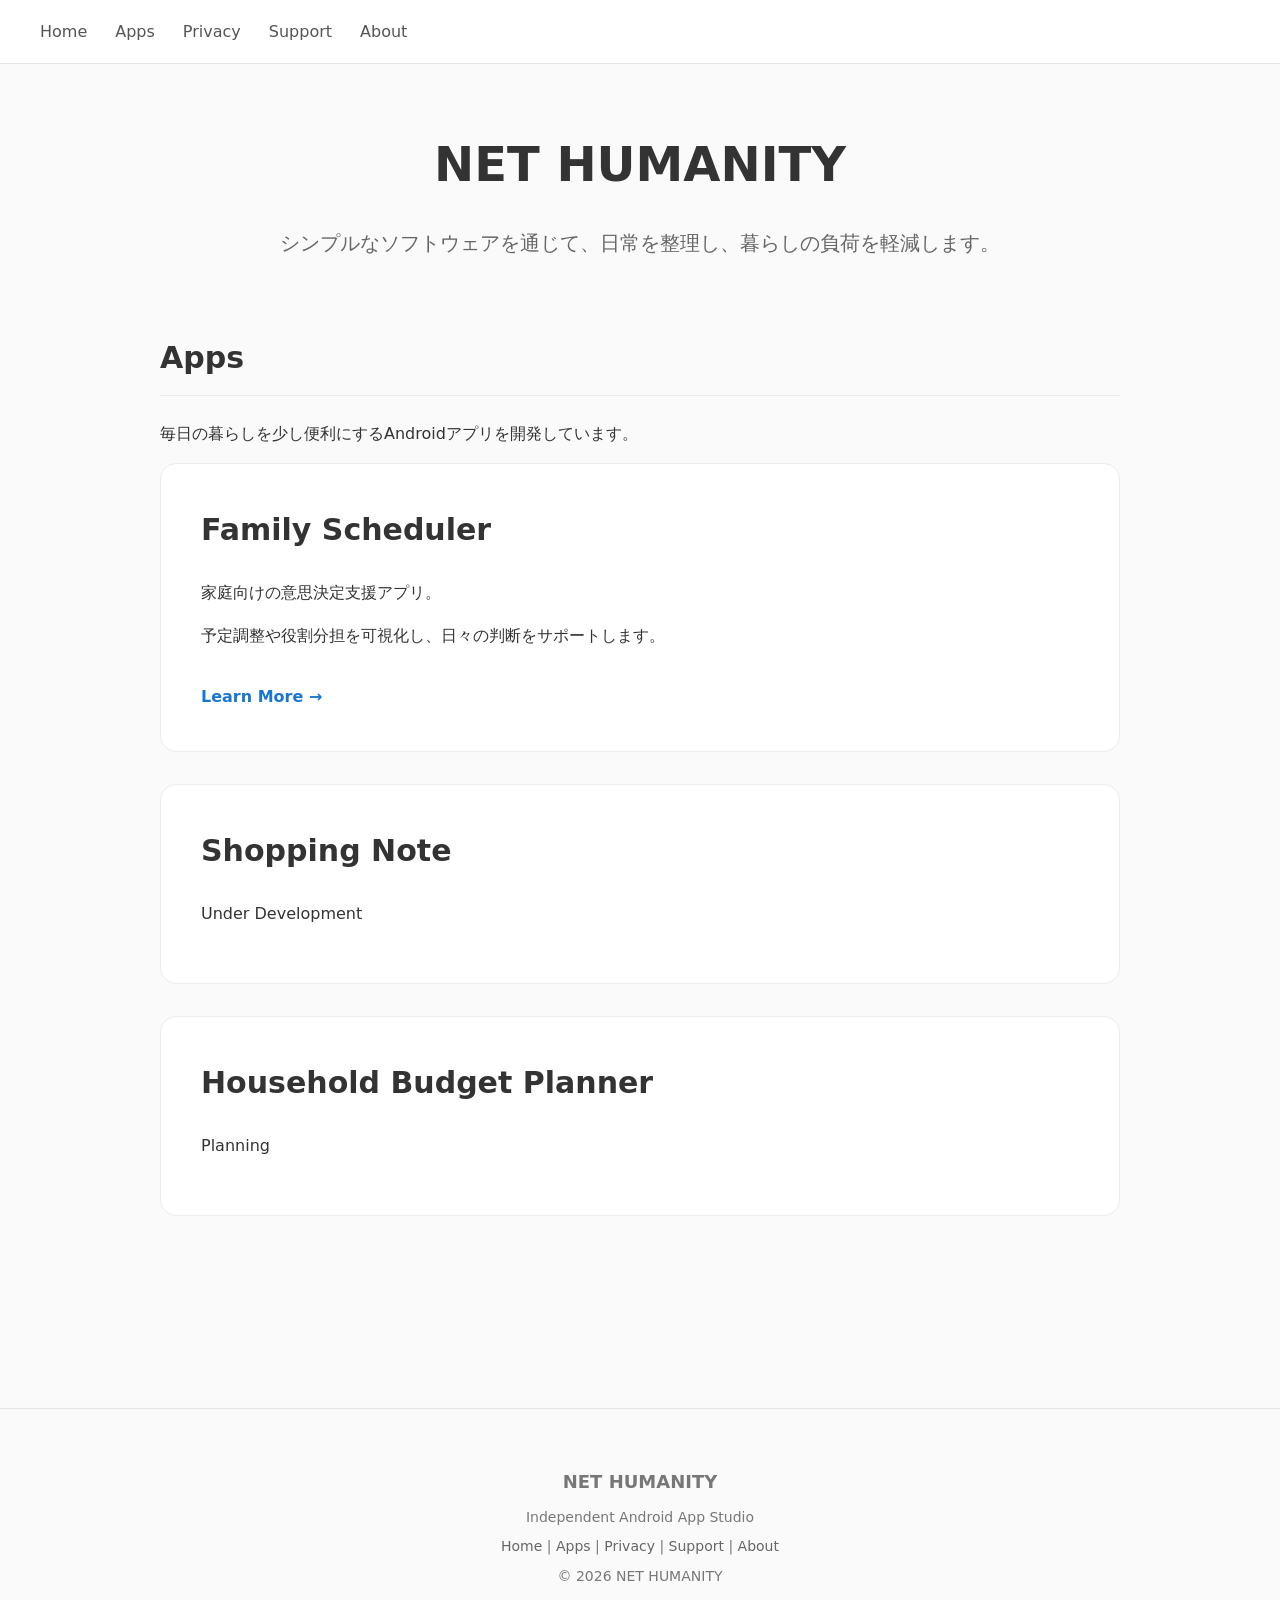
<file: index.html>
<!DOCTYPE html>
<html lang="ja">
<head>
    <meta charset="UTF-8">
    <meta name="viewport" content="width=device-width, initial-scale=1.0">

    <title>NET HUMANITY</title>

    <meta name="description"
          content="NET HUMANITY develops simple Android apps for everyday life.">

    <link rel="stylesheet" href="style.css">
</head>

<body>

<header class="site-header">
    <nav class="nav">
        <a href="index.html">Home</a>
        <a href="apps.html">Apps</a>
        <a href="privacy.html">Privacy</a>
        <a href="support.html">Support</a>
        <a href="about.html">About</a>
    </nav>
</header>

<main class="container">

    <section class="hero">

        <h1>NET HUMANITY</h1>

        <p class="subtitle">
            シンプルなソフトウェアを通じて、日常を整理し、暮らしの負荷を軽減します。
        </p>

    </section>
    
    <h2>
        Apps
    </h2>

    <p>
        毎日の暮らしを少し便利にするAndroidアプリを開発しています。
    </p>

    <section class="card">

        <h2>Family Scheduler</h2>

        <p>
            家庭向けの意思決定支援アプリ。
        </p>

        <p>
            予定調整や役割分担を可視化し、日々の判断をサポートします。
        </p>

        <a href="familyscheduler.html">
            Learn More →
        </a>

    </section>

    <section class="card">

        <h2>Shopping Note</h2>

        <p>
            Under Development
        </p>

    </section>

    <section class="card">

        <h2>Household Budget Planner</h2>

        <p>
            Planning
        </p>

    </section>

</main>

<footer class="site-footer">

    <h3>NET HUMANITY</h3>

    <p>Independent Android App Studio</p>

    <p class="footer-links">
        <a href="index.html">Home</a> |
        <a href="apps.html">Apps</a> |
        <a href="privacy.html">Privacy</a> |
        <a href="support.html">Support</a> |
        <a href="about.html">About</a>
    </p>

    <p>&copy; 2026 NET HUMANITY</p>

</footer>

</body>
</html>
</file>
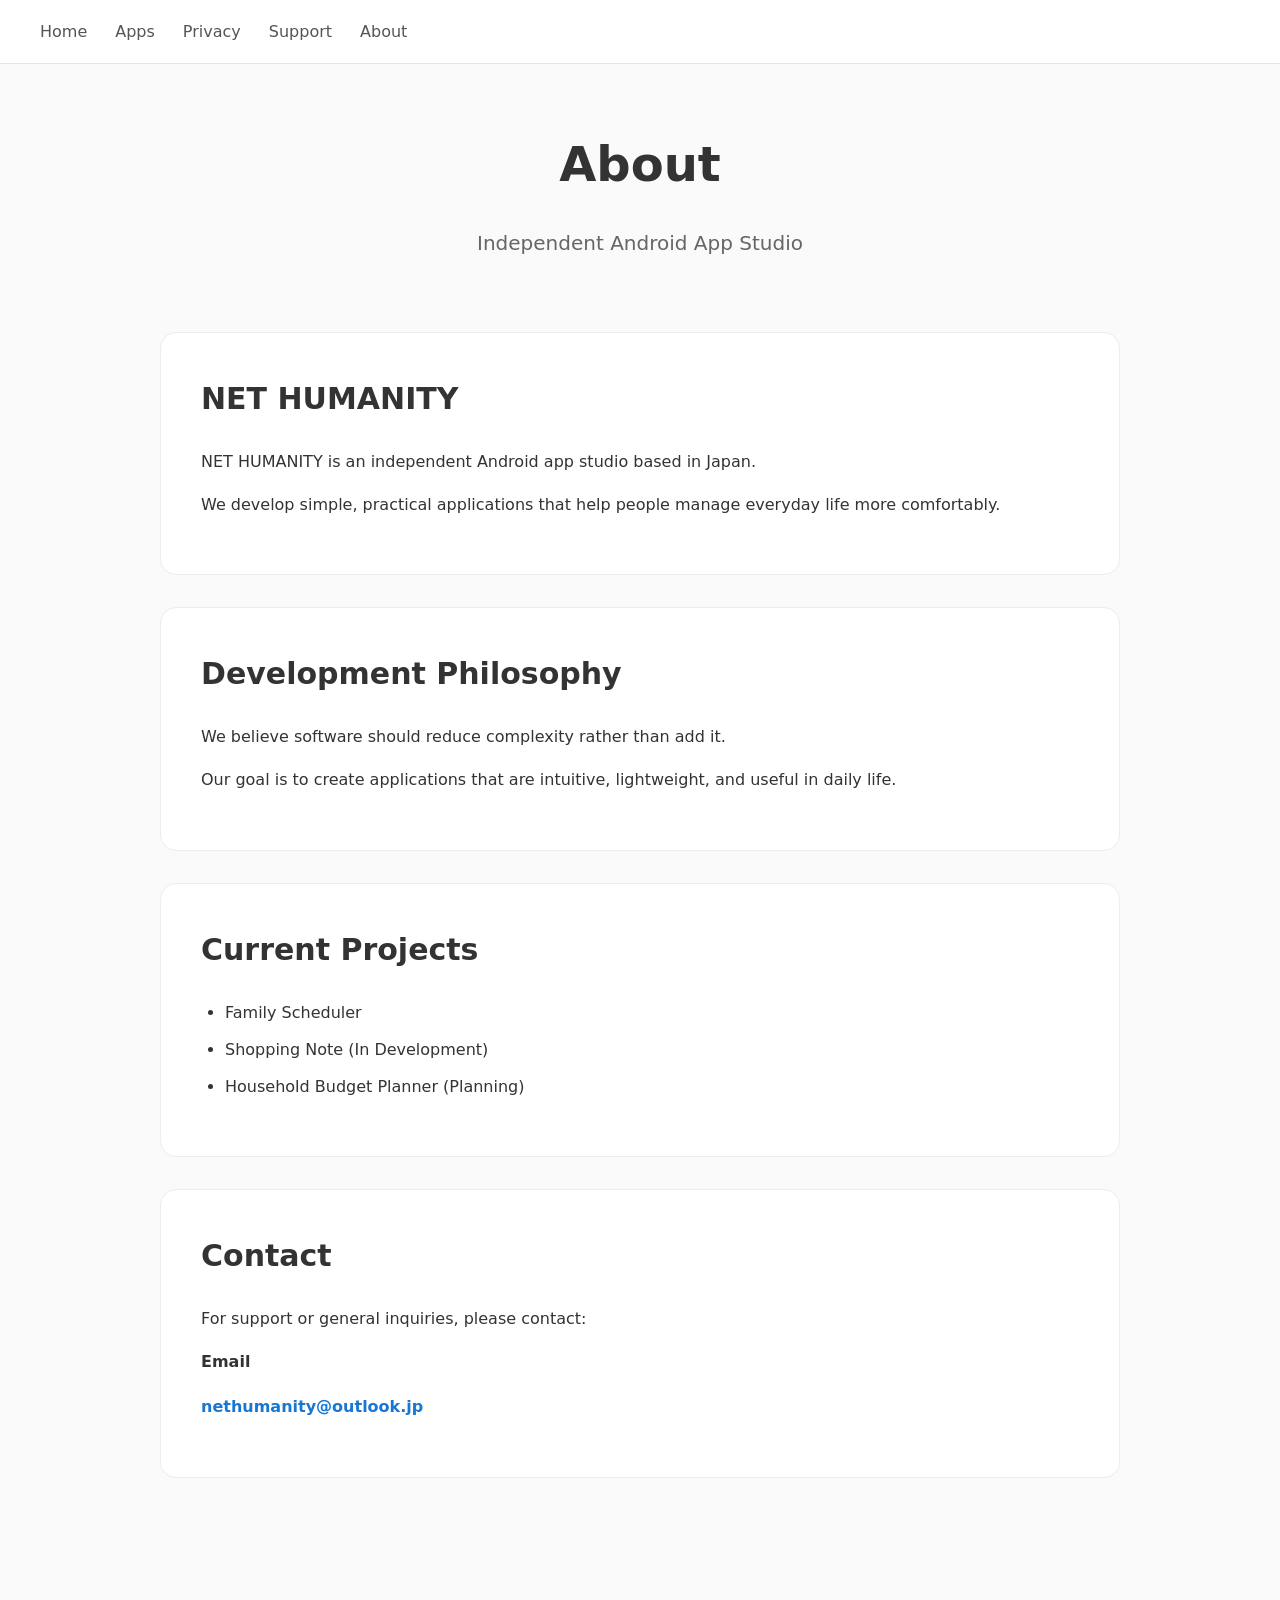
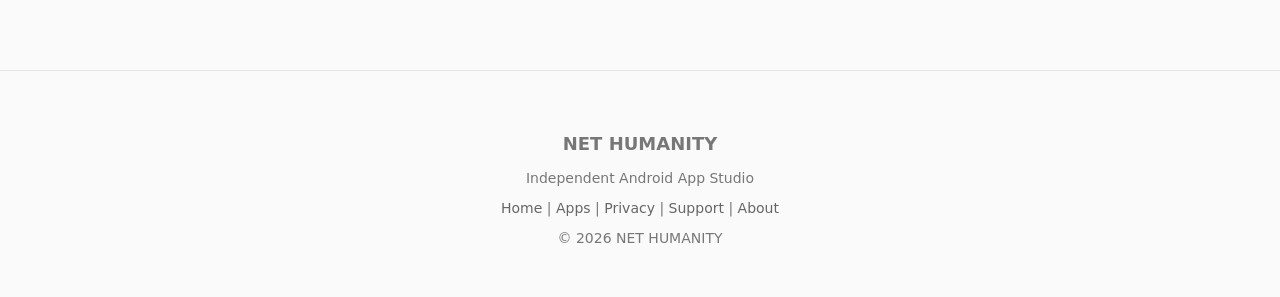
<file: about.html>
<!DOCTYPE html>
<html lang="ja">
<head>
    <meta charset="UTF-8">
    <meta name="viewport" content="width=device-width, initial-scale=1.0">

    <title>About | NET HUMANITY</title>

    <meta name="description"
          content="About NET HUMANITY.">

    <link rel="stylesheet" href="style.css">
</head>

<body>

<header class="site-header">
    <nav class="nav">
        <a href="index.html">Home</a>
        <a href="apps.html">Apps</a>
        <a href="privacy.html">Privacy</a>
        <a href="support.html">Support</a>
        <a href="about.html">About</a>
    </nav>
</header>

<main class="container">

    <h1>About</h1>

    <p class="subtitle">
        Independent Android App Studio
    </p>

    <div class="card">

        <h2>NET HUMANITY</h2>

        <p>
            NET HUMANITY is an independent Android app studio based in Japan.
        </p>

        <p>
            We develop simple, practical applications that help people manage
            everyday life more comfortably.
        </p>

    </div>

    <div class="card">

        <h2>Development Philosophy</h2>

        <p>
            We believe software should reduce complexity rather than add it.
        </p>

        <p>
            Our goal is to create applications that are intuitive,
            lightweight, and useful in daily life.
        </p>

    </div>

    <div class="card">

        <h2>Current Projects</h2>

        <ul>
            <li>Family Scheduler</li>
            <li>Shopping Note (In Development)</li>
            <li>Household Budget Planner (Planning)</li>
        </ul>

    </div>

    <div class="card">

        <h2>Contact</h2>

        <p>
            For support or general inquiries, please contact:
        </p>

        <p>

            <strong>Email</strong><br>

            <a href="mailto:nethumanity@outlook.jp">
                nethumanity@outlook.jp
            </a>

        </p>

    </div>

</main>

<footer class="site-footer">

    <h3>NET HUMANITY</h3>

    <p>Independent Android App Studio</p>

    <p class="footer-links">
        <a href="index.html">Home</a> |
        <a href="apps.html">Apps</a> |
        <a href="privacy.html">Privacy</a> |
        <a href="support.html">Support</a> |
        <a href="about.html">About</a>
    </p>

    <p>&copy; 2026 NET HUMANITY</p>

</footer>

</body>
</html>
</file>
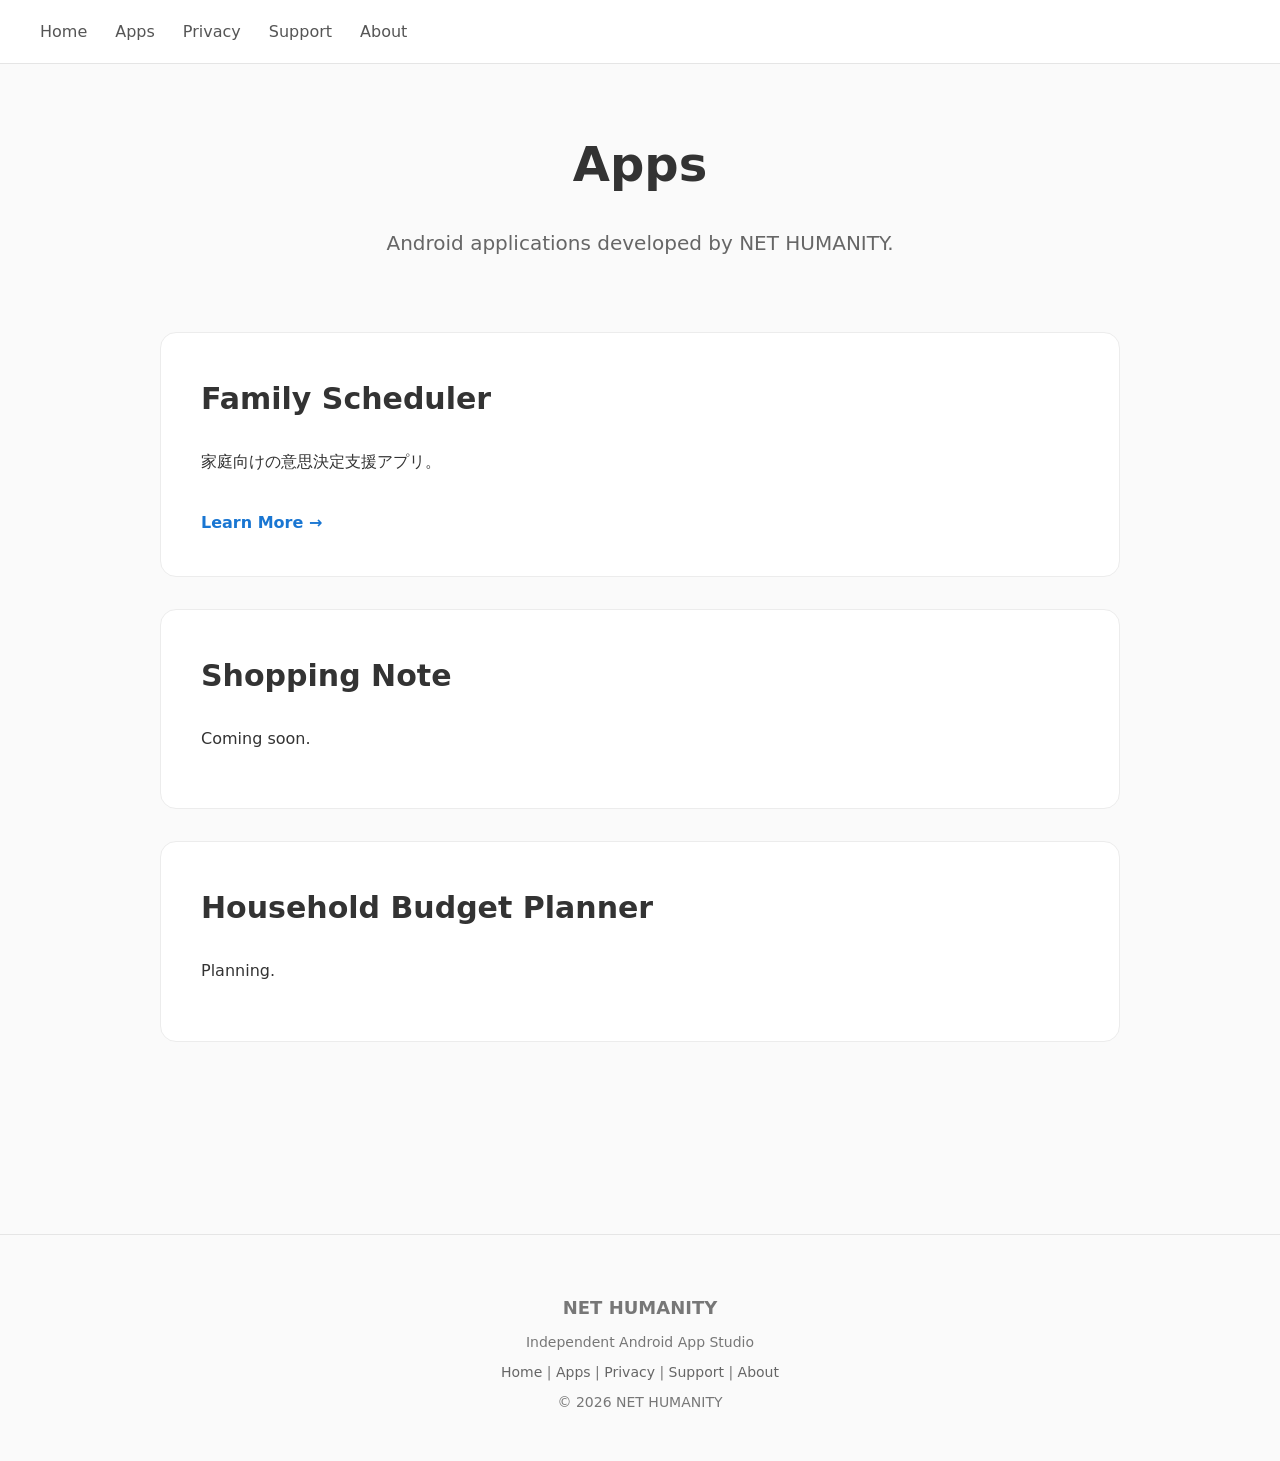
<file: apps.html>
<!DOCTYPE html>
<html lang="ja">
<head>
    <meta charset="UTF-8">
    <meta name="viewport" content="width=device-width, initial-scale=1.0">

    <title>Apps | NET HUMANITY</title>

    <meta name="description"
          content="Android applications developed by NET HUMANITY.">

    <link rel="stylesheet" href="style.css">
</head>

<body>

<header class="site-header">
    <nav class="nav">
        <a href="index.html">Home</a>
        <a href="apps.html">Apps</a>
        <a href="privacy.html">Privacy</a>
        <a href="support.html">Support</a>
        <a href="about.html">About</a>
    </nav>
</header>

<main class="container">

    <h1>Apps</h1>

    <p class="subtitle">
        Android applications developed by NET HUMANITY.
    </p>

    <div class="card">

        <h2>Family Scheduler</h2>

        <p>
            家庭向けの意思決定支援アプリ。
        </p>

        <a href="familyscheduler.html">
            Learn More →
        </a>

    </div>

    <div class="card">

        <h2>Shopping Note</h2>

        <p>
            Coming soon.
        </p>

    </div>

    <div class="card">

        <h2>Household Budget Planner</h2>

        <p>
            Planning.
        </p>

    </div>

</main>

<footer class="site-footer">

    <h3>NET HUMANITY</h3>

    <p>Independent Android App Studio</p>

    <p class="footer-links">
        <a href="index.html">Home</a> |
        <a href="apps.html">Apps</a> |
        <a href="privacy.html">Privacy</a> |
        <a href="support.html">Support</a> |
        <a href="about.html">About</a>
    </p>

    <p>&copy; 2026 NET HUMANITY</p>

</footer>

</body>
</html>
</file>
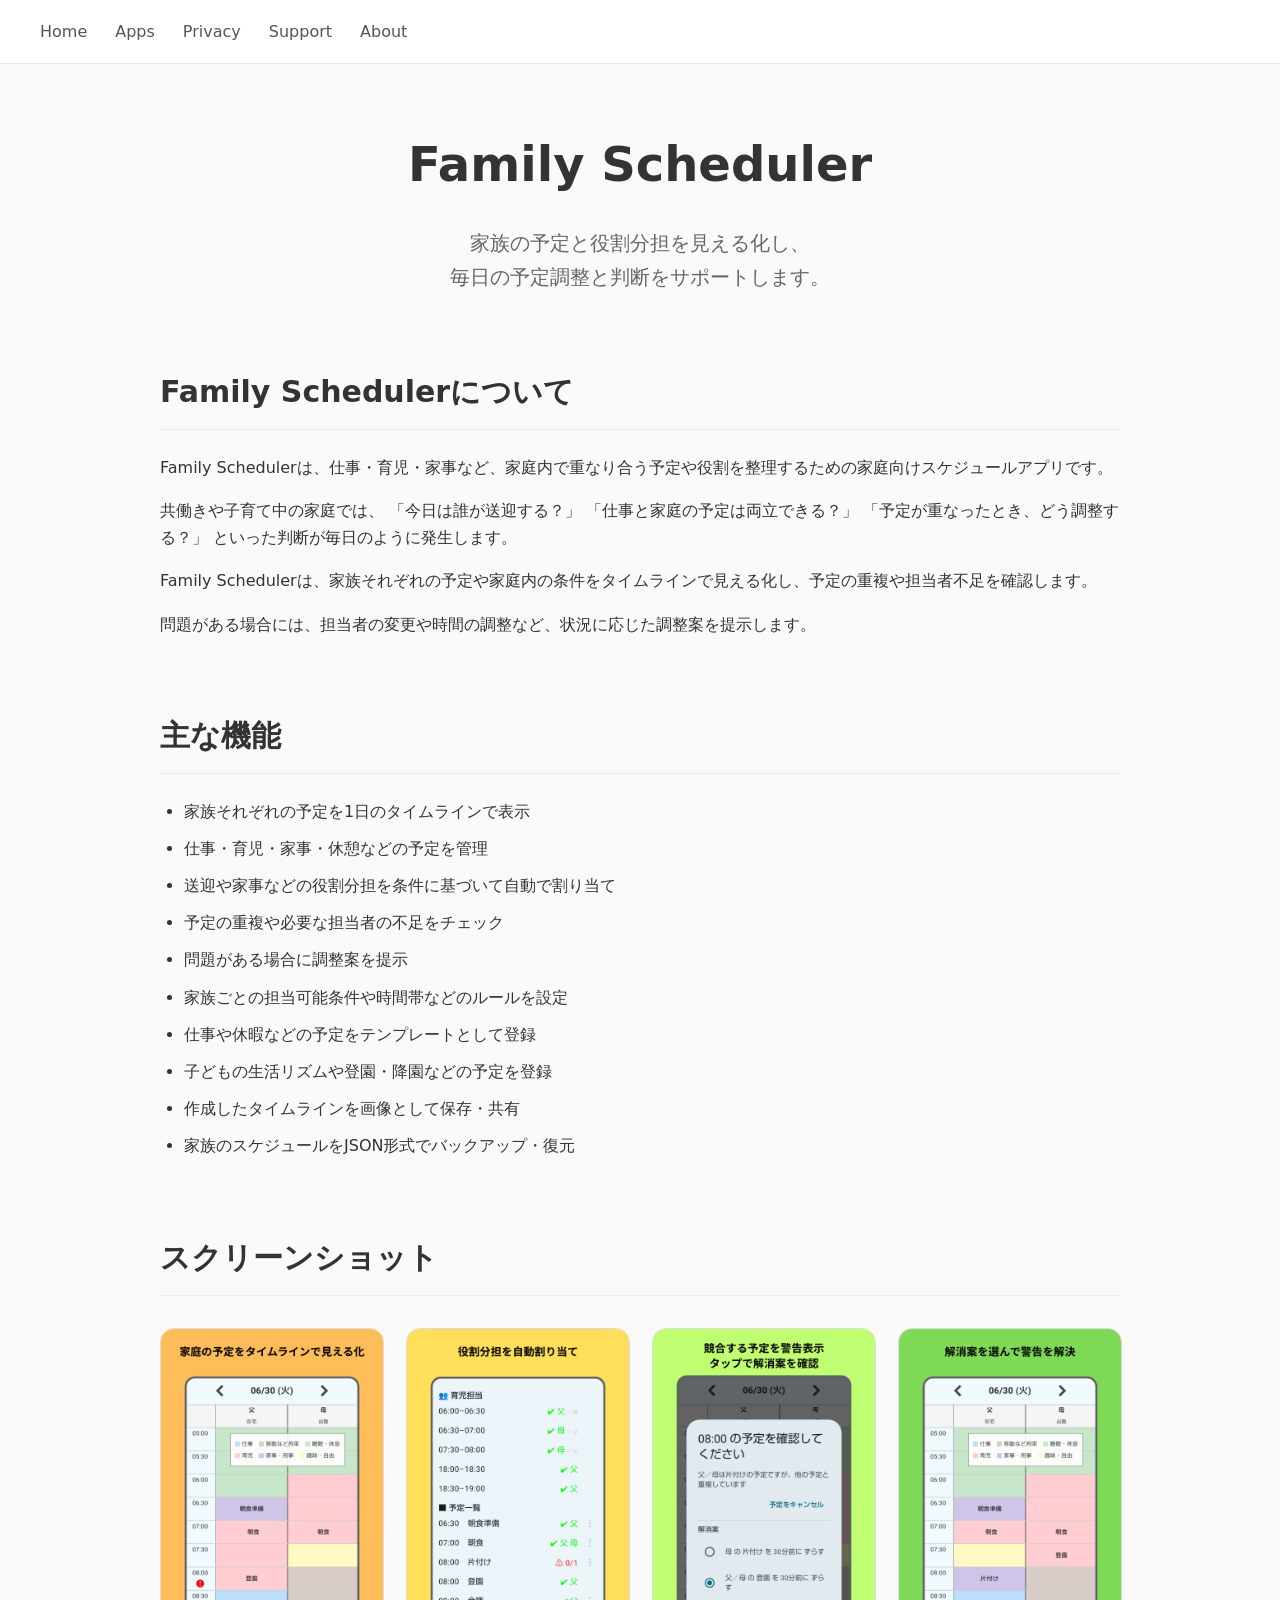
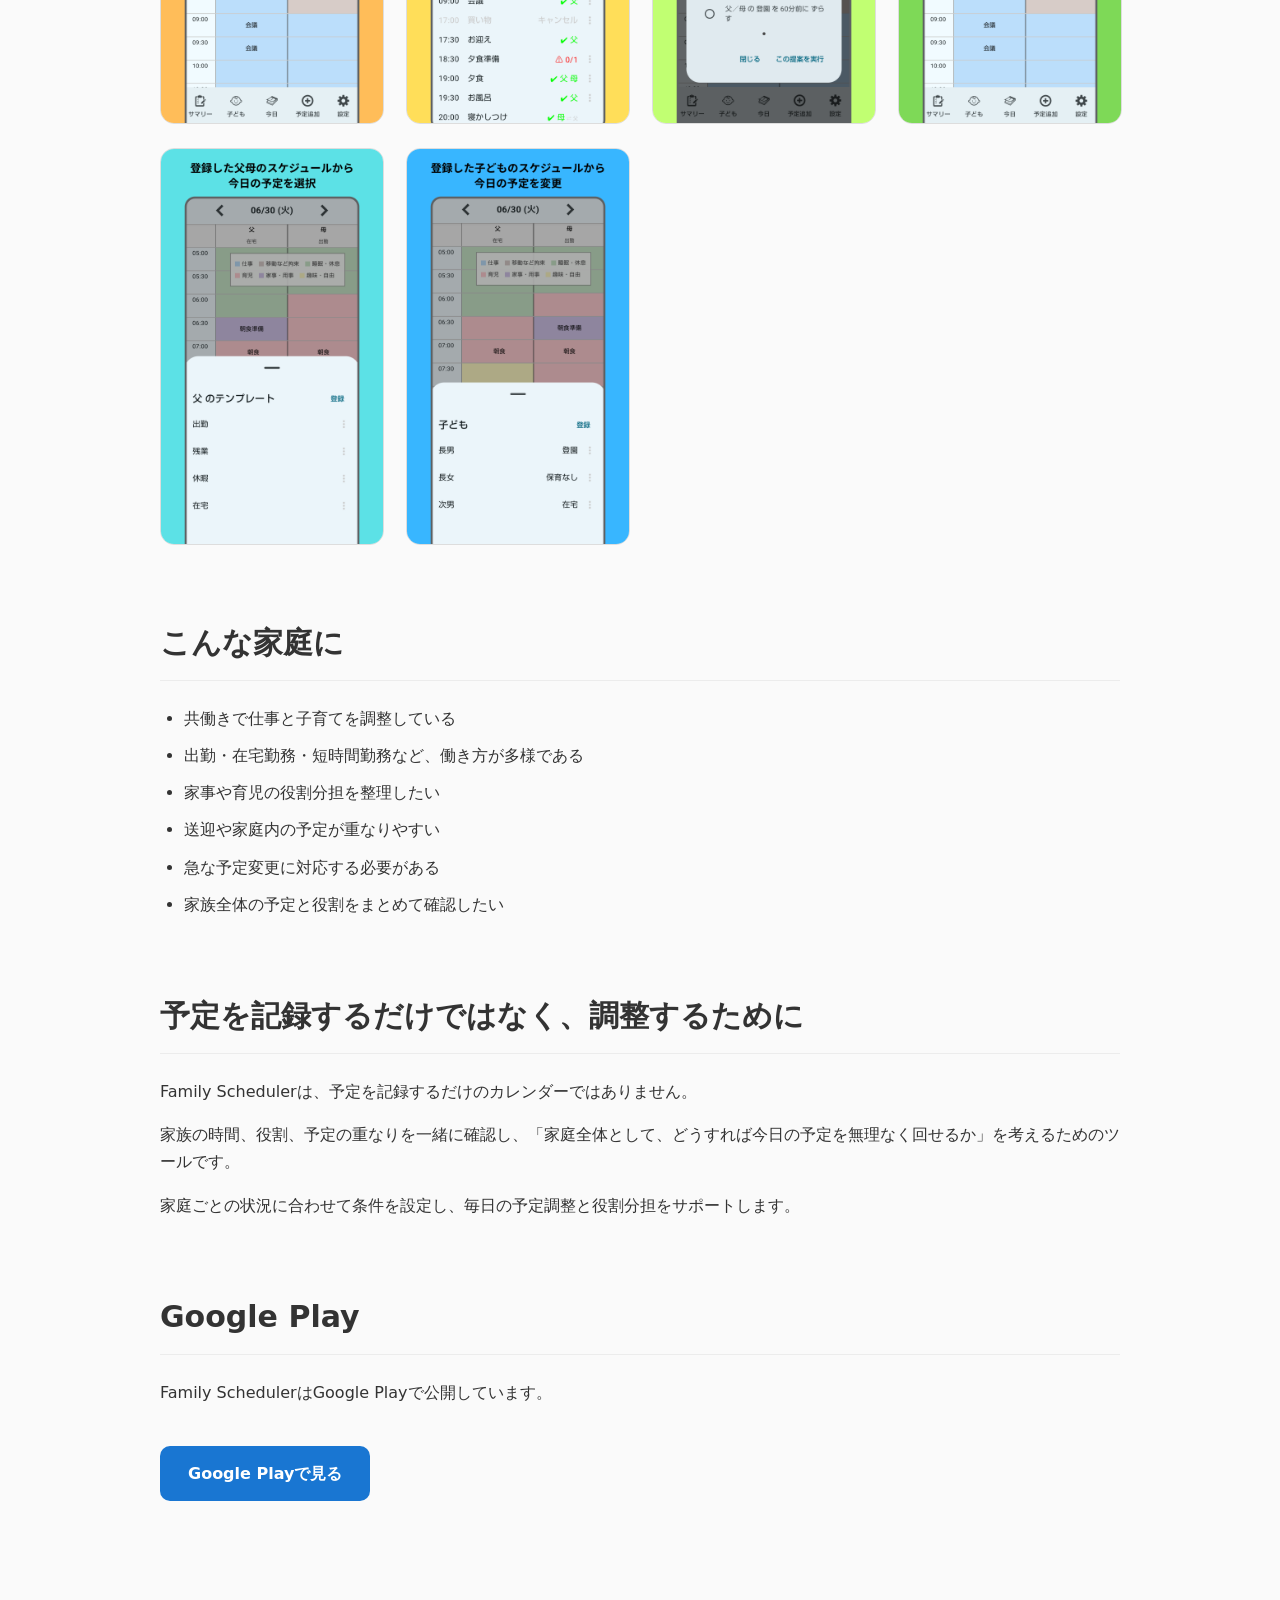
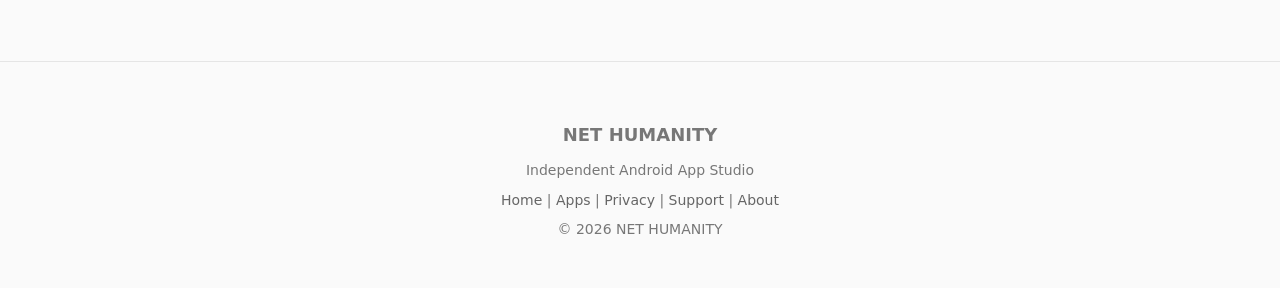
<file: familyscheduler.html>
<!DOCTYPE html>
<html lang="ja">

<head>
    <meta charset="UTF-8">
    <meta name="viewport" content="width=device-width, initial-scale=1.0">
    <title>Family Scheduler | NET HUMANITY</title>

    <meta name="description" content="Family Schedulerは、家族の予定や役割分担を見える化し、仕事・育児・家事の調整をサポートする家庭向けのスケジュールアプリです。">

    <link rel="stylesheet" href="style.css">
</head>

<body>

<header class="site-header">
    <nav class="nav">
        <a href="index.html">Home</a>
        <a href="apps.html">Apps</a>
        <a href="privacy.html">Privacy</a>
        <a href="support.html">Support</a>
        <a href="about.html">About</a>
    </nav>
</header>

<main class="container">

    <section class="hero">

        <h1>Family Scheduler</h1>

        <p class="subtitle">
            家族の予定と役割分担を見える化し、<br>
            毎日の予定調整と判断をサポートします。
        </p>

    </section>

    <section>

        <h2>Family Schedulerについて</h2>

        <p>
            Family Schedulerは、仕事・育児・家事など、家庭内で重なり合う予定や役割を整理するための家庭向けスケジュールアプリです。
        </p>

        <p>
            共働きや子育て中の家庭では、
            「今日は誰が送迎する？」
            「仕事と家庭の予定は両立できる？」
            「予定が重なったとき、どう調整する？」
            といった判断が毎日のように発生します。
        </p>

        <p>
            Family Schedulerは、家族それぞれの予定や家庭内の条件をタイムラインで見える化し、予定の重複や担当者不足を確認します。
        </p>

        <p>
            問題がある場合には、担当者の変更や時間の調整など、状況に応じた調整案を提示します。
        </p>

    </section>


    <section>

        <h2>主な機能</h2>

        <ul>
            <li>家族それぞれの予定を1日のタイムラインで表示</li>
            <li>仕事・育児・家事・休憩などの予定を管理</li>
            <li>送迎や家事などの役割分担を条件に基づいて自動で割り当て</li>
            <li>予定の重複や必要な担当者の不足をチェック</li>
            <li>問題がある場合に調整案を提示</li>
            <li>家族ごとの担当可能条件や時間帯などのルールを設定</li>
            <li>仕事や休暇などの予定をテンプレートとして登録</li>
            <li>子どもの生活リズムや登園・降園などの予定を登録</li>
            <li>作成したタイムラインを画像として保存・共有</li>
            <li>家族のスケジュールをJSON形式でバックアップ・復元</li>
        </ul>

    </section>


    <section>

        <h2>スクリーンショット</h2>

        <div class="screenshots">

            <img src="images/1.png"
                 alt="予定の重複や担当者不足を警告">

            <img src="images/2.png"
                 alt="家族の予定と役割分担の概要">

            <img src="images/3.png"
                 alt="予定の調整案">

            <img src="images/4.png"
                 alt="調整後のタイムライン">

            <img src="images/5.png"
                 alt="登録した家族のスケジュール一覧">

            <img src="images/6.png"
                 alt="登録した子どものスケジュール一覧">

        </div>

    </section>


    <section>

        <h2>こんな家庭に</h2>

        <ul>
            <li>共働きで仕事と子育てを調整している</li>
            <li>出勤・在宅勤務・短時間勤務など、働き方が多様である</li>
            <li>家事や育児の役割分担を整理したい</li>
            <li>送迎や家庭内の予定が重なりやすい</li>
            <li>急な予定変更に対応する必要がある</li>
            <li>家族全体の予定と役割をまとめて確認したい</li>
        </ul>

    </section>


    <section>

        <h2>予定を記録するだけではなく、調整するために</h2>

        <p>
            Family Schedulerは、予定を記録するだけのカレンダーではありません。
        </p>

        <p>
            家族の時間、役割、予定の重なりを一緒に確認し、「家庭全体として、どうすれば今日の予定を無理なく回せるか」を考えるためのツールです。
        </p>

        <p>
            家庭ごとの状況に合わせて条件を設定し、毎日の予定調整と役割分担をサポートします。
        </p>

    </section>


    <section>

        <h2>Google Play</h2>

        <p>
            Family SchedulerはGoogle Playで公開しています。
        </p>

        <a class="button"
           href="https://play.google.com/store/apps/details?id=jp.nethumanity.familyscheduler"
           target="_blank"
           rel="noopener noreferrer">
            Google Playで見る
        </a>

    </section>

</main>

<footer class="site-footer">

    <h3>NET HUMANITY</h3>

    <p>Independent Android App Studio</p>

    <p class="footer-links">
        <a href="index.html">Home</a> |
        <a href="apps.html">Apps</a> |
        <a href="privacy.html">Privacy</a> |
        <a href="support.html">Support</a> |
        <a href="about.html">About</a>
    </p>

    <p>&copy; 2026 NET HUMANITY</p>

</footer>

</body>

</html>
</file>
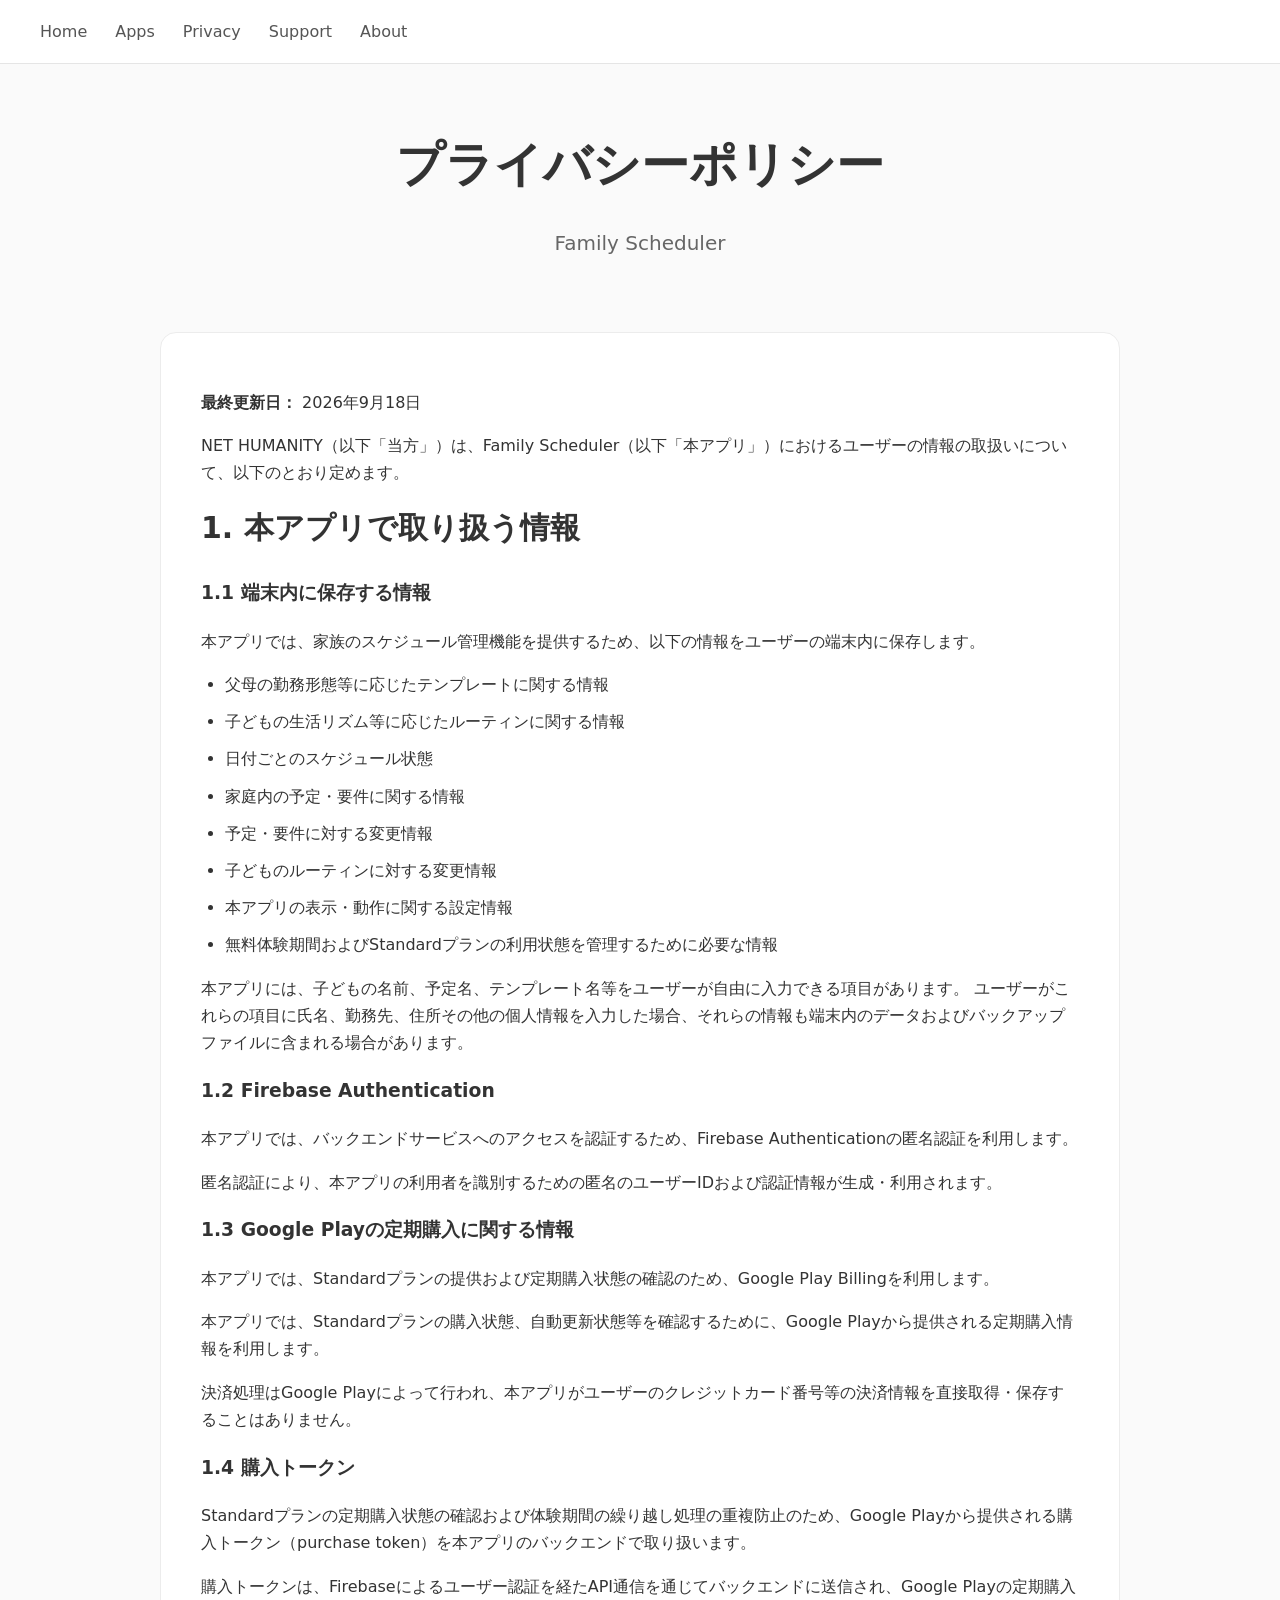
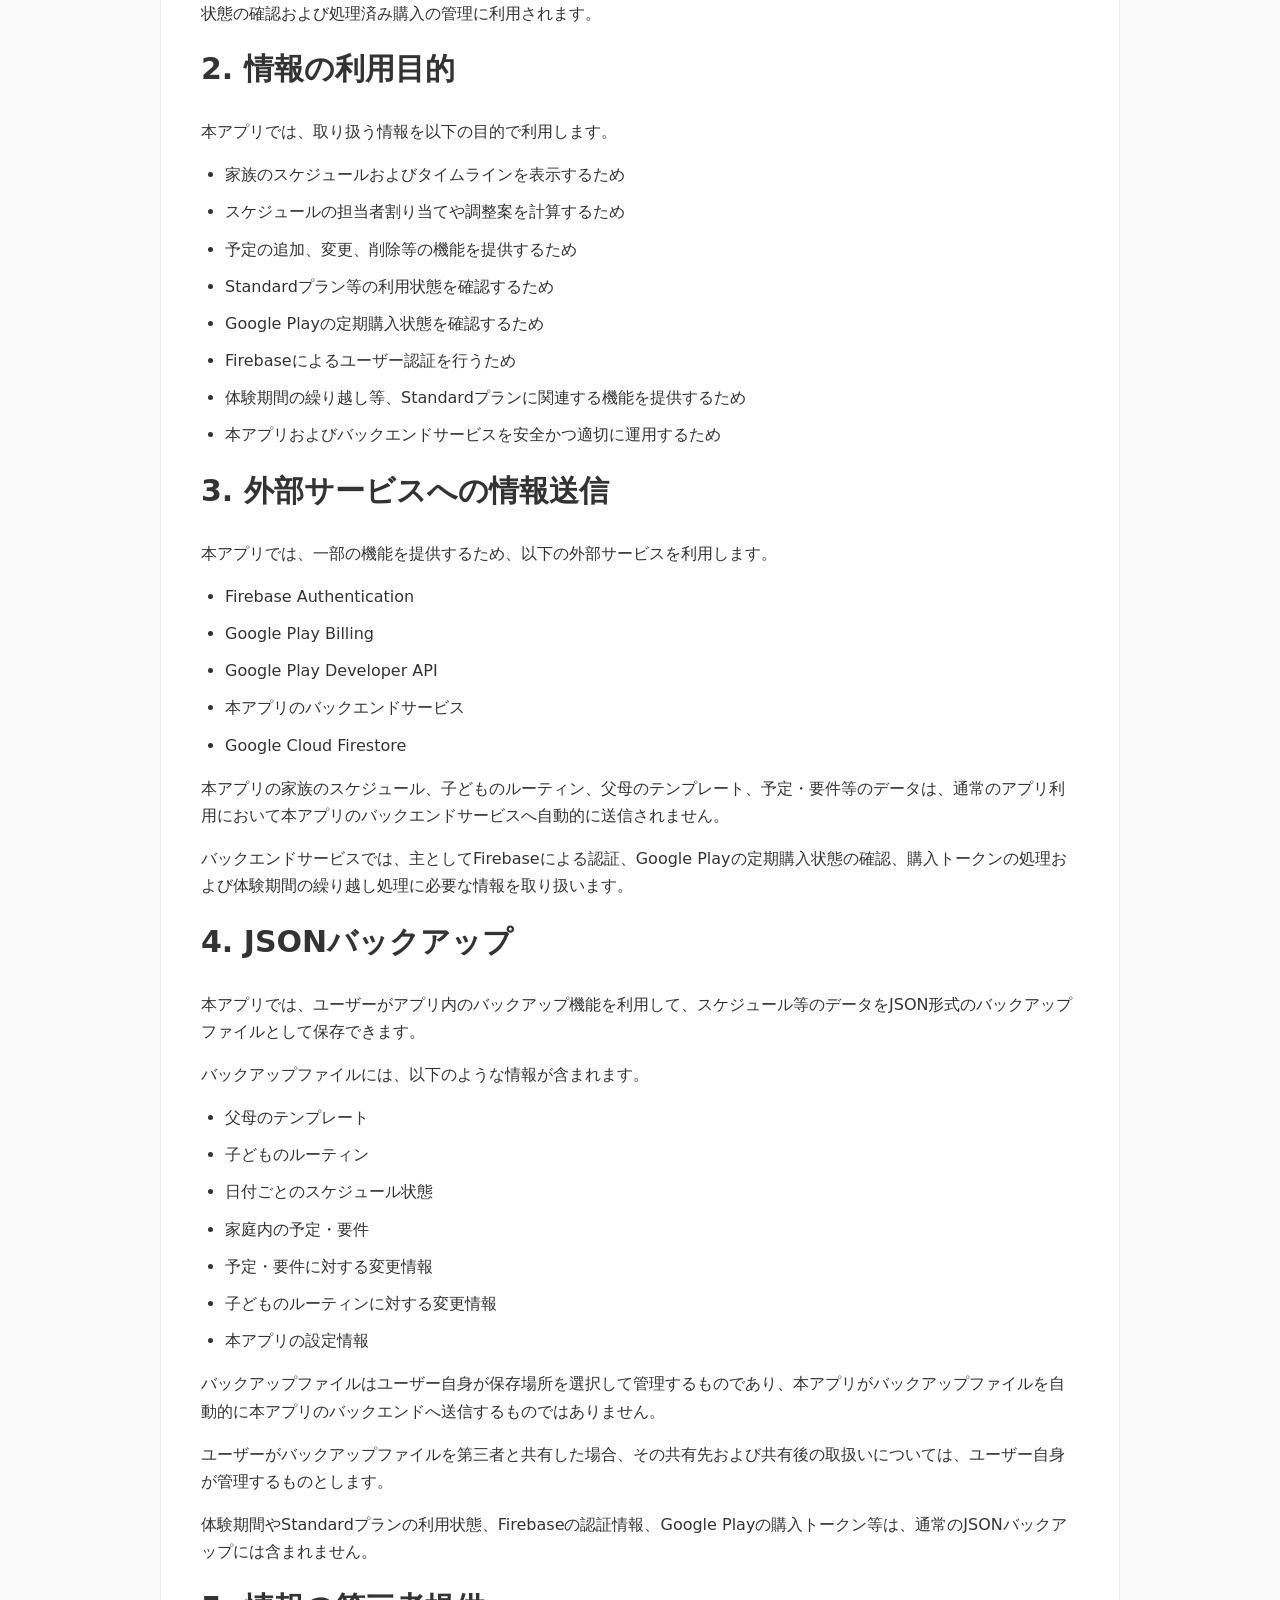
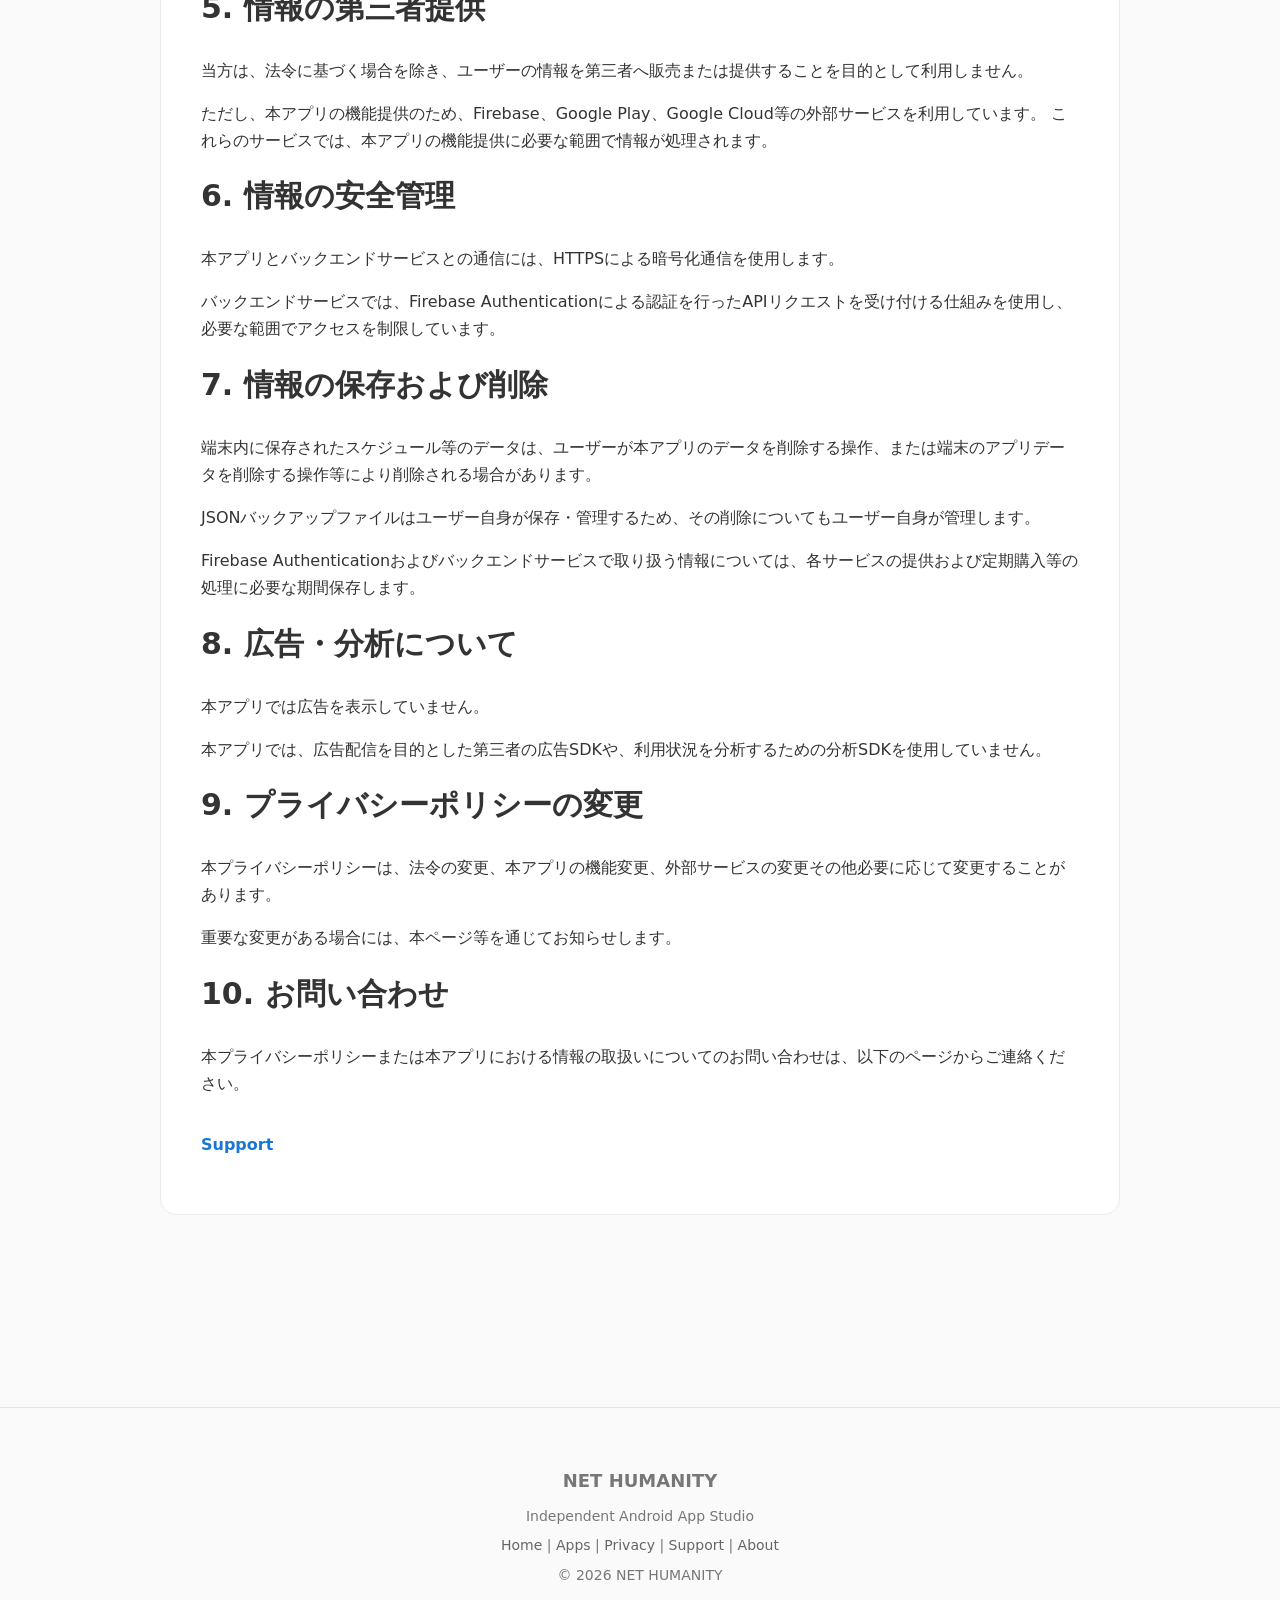
<file: privacy.html>
<!DOCTYPE html>
<html lang="ja">
<head>
    <meta charset="UTF-8">
    <meta name="viewport" content="width=device-width, initial-scale=1.0">

    <title>プライバシーポリシー | NET HUMANITY</title>

    <meta name="description"
          content="Family Schedulerのプライバシーポリシー">

    <link rel="stylesheet" href="style.css">
</head>

<body>

<header class="site-header">
    <nav class="nav">
        <a href="index.html">Home</a>
        <a href="apps.html">Apps</a>
        <a href="privacy.html">Privacy</a>
        <a href="support.html">Support</a>
        <a href="about.html">About</a>
    </nav>
</header>

<main class="container">

    <h1>プライバシーポリシー</h1>

    <p class="subtitle">
        Family Scheduler
    </p>

    <div class="card">

        <p><strong>最終更新日：</strong> 2026年9月18日</p>

        <p>
            NET HUMANITY（以下「当方」）は、Family Scheduler（以下「本アプリ」）におけるユーザーの情報の取扱いについて、以下のとおり定めます。
        </p>

        <h2>1. 本アプリで取り扱う情報</h2>

        <h3>1.1 端末内に保存する情報</h3>

        <p>
            本アプリでは、家族のスケジュール管理機能を提供するため、以下の情報をユーザーの端末内に保存します。
        </p>

        <ul>
            <li>父母の勤務形態等に応じたテンプレートに関する情報</li>
            <li>子どもの生活リズム等に応じたルーティンに関する情報</li>
            <li>日付ごとのスケジュール状態</li>
            <li>家庭内の予定・要件に関する情報</li>
            <li>予定・要件に対する変更情報</li>
            <li>子どものルーティンに対する変更情報</li>
            <li>本アプリの表示・動作に関する設定情報</li>
            <li>無料体験期間およびStandardプランの利用状態を管理するために必要な情報</li>
        </ul>

        <p>
            本アプリには、子どもの名前、予定名、テンプレート名等をユーザーが自由に入力できる項目があります。
            ユーザーがこれらの項目に氏名、勤務先、住所その他の個人情報を入力した場合、それらの情報も端末内のデータおよびバックアップファイルに含まれる場合があります。
        </p>

        <h3>1.2 Firebase Authentication</h3>

        <p>
            本アプリでは、バックエンドサービスへのアクセスを認証するため、Firebase Authenticationの匿名認証を利用します。
        </p>

        <p>
            匿名認証により、本アプリの利用者を識別するための匿名のユーザーIDおよび認証情報が生成・利用されます。
        </p>

        <h3>1.3 Google Playの定期購入に関する情報</h3>

        <p>
            本アプリでは、Standardプランの提供および定期購入状態の確認のため、Google Play Billingを利用します。
        </p>

        <p>
            本アプリでは、Standardプランの購入状態、自動更新状態等を確認するために、Google Playから提供される定期購入情報を利用します。
        </p>

        <p>
            決済処理はGoogle Playによって行われ、本アプリがユーザーのクレジットカード番号等の決済情報を直接取得・保存することはありません。
        </p>

        <h3>1.4 購入トークン</h3>

        <p>
            Standardプランの定期購入状態の確認および体験期間の繰り越し処理の重複防止のため、Google Playから提供される購入トークン（purchase token）を本アプリのバックエンドで取り扱います。
        </p>

        <p>
            購入トークンは、Firebaseによるユーザー認証を経たAPI通信を通じてバックエンドに送信され、Google Playの定期購入状態の確認および処理済み購入の管理に利用されます。
        </p>


        <h2>2. 情報の利用目的</h2>

        <p>
            本アプリでは、取り扱う情報を以下の目的で利用します。
        </p>

        <ul>
            <li>家族のスケジュールおよびタイムラインを表示するため</li>
            <li>スケジュールの担当者割り当てや調整案を計算するため</li>
            <li>予定の追加、変更、削除等の機能を提供するため</li>
            <li>Standardプラン等の利用状態を確認するため</li>
            <li>Google Playの定期購入状態を確認するため</li>
            <li>Firebaseによるユーザー認証を行うため</li>
            <li>体験期間の繰り越し等、Standardプランに関連する機能を提供するため</li>
            <li>本アプリおよびバックエンドサービスを安全かつ適切に運用するため</li>
        </ul>


        <h2>3. 外部サービスへの情報送信</h2>

        <p>
            本アプリでは、一部の機能を提供するため、以下の外部サービスを利用します。
        </p>

        <ul>
            <li>Firebase Authentication</li>
            <li>Google Play Billing</li>
            <li>Google Play Developer API</li>
            <li>本アプリのバックエンドサービス</li>
            <li>Google Cloud Firestore</li>
        </ul>

        <p>
            本アプリの家族のスケジュール、子どものルーティン、父母のテンプレート、予定・要件等のデータは、通常のアプリ利用において本アプリのバックエンドサービスへ自動的に送信されません。
        </p>

        <p>
            バックエンドサービスでは、主としてFirebaseによる認証、Google Playの定期購入状態の確認、購入トークンの処理および体験期間の繰り越し処理に必要な情報を取り扱います。
        </p>


        <h2>4. JSONバックアップ</h2>

        <p>
            本アプリでは、ユーザーがアプリ内のバックアップ機能を利用して、スケジュール等のデータをJSON形式のバックアップファイルとして保存できます。
        </p>

        <p>
            バックアップファイルには、以下のような情報が含まれます。
        </p>

        <ul>
            <li>父母のテンプレート</li>
            <li>子どものルーティン</li>
            <li>日付ごとのスケジュール状態</li>
            <li>家庭内の予定・要件</li>
            <li>予定・要件に対する変更情報</li>
            <li>子どものルーティンに対する変更情報</li>
            <li>本アプリの設定情報</li>
        </ul>

        <p>
            バックアップファイルはユーザー自身が保存場所を選択して管理するものであり、本アプリがバックアップファイルを自動的に本アプリのバックエンドへ送信するものではありません。
        </p>

        <p>
            ユーザーがバックアップファイルを第三者と共有した場合、その共有先および共有後の取扱いについては、ユーザー自身が管理するものとします。
        </p>

        <p>
            体験期間やStandardプランの利用状態、Firebaseの認証情報、Google Playの購入トークン等は、通常のJSONバックアップには含まれません。
        </p>


        <h2>5. 情報の第三者提供</h2>

        <p>
            当方は、法令に基づく場合を除き、ユーザーの情報を第三者へ販売または提供することを目的として利用しません。
        </p>

        <p>
            ただし、本アプリの機能提供のため、Firebase、Google Play、Google Cloud等の外部サービスを利用しています。
            これらのサービスでは、本アプリの機能提供に必要な範囲で情報が処理されます。
        </p>


        <h2>6. 情報の安全管理</h2>

        <p>
            本アプリとバックエンドサービスとの通信には、HTTPSによる暗号化通信を使用します。
        </p>

        <p>
            バックエンドサービスでは、Firebase Authenticationによる認証を行ったAPIリクエストを受け付ける仕組みを使用し、必要な範囲でアクセスを制限しています。
        </p>


        <h2>7. 情報の保存および削除</h2>

        <p>
            端末内に保存されたスケジュール等のデータは、ユーザーが本アプリのデータを削除する操作、または端末のアプリデータを削除する操作等により削除される場合があります。
        </p>

        <p>
            JSONバックアップファイルはユーザー自身が保存・管理するため、その削除についてもユーザー自身が管理します。
        </p>

        <p>
            Firebase Authenticationおよびバックエンドサービスで取り扱う情報については、各サービスの提供および定期購入等の処理に必要な期間保存します。
        </p>


        <h2>8. 広告・分析について</h2>

        <p>
            本アプリでは広告を表示していません。
        </p>

        <p>
            本アプリでは、広告配信を目的とした第三者の広告SDKや、利用状況を分析するための分析SDKを使用していません。
        </p>


        <h2>9. プライバシーポリシーの変更</h2>

        <p>
            本プライバシーポリシーは、法令の変更、本アプリの機能変更、外部サービスの変更その他必要に応じて変更することがあります。
        </p>

        <p>
            重要な変更がある場合には、本ページ等を通じてお知らせします。
        </p>


        <h2>10. お問い合わせ</h2>

        <p>
            本プライバシーポリシーまたは本アプリにおける情報の取扱いについてのお問い合わせは、以下のページからご連絡ください。
        </p>

        <p>
            <a href="support.html">Support</a>
        </p>

    </div>

</main>

<footer class="site-footer">

    <h3>NET HUMANITY</h3>

    <p>Independent Android App Studio</p>

    <p class="footer-links">
        <a href="index.html">Home</a> |
        <a href="apps.html">Apps</a> |
        <a href="privacy.html">Privacy</a> |
        <a href="support.html">Support</a> |
        <a href="about.html">About</a>
    </p>

    <p>&copy; 2026 NET HUMANITY</p>

</footer>

</body>
</html>
</file>
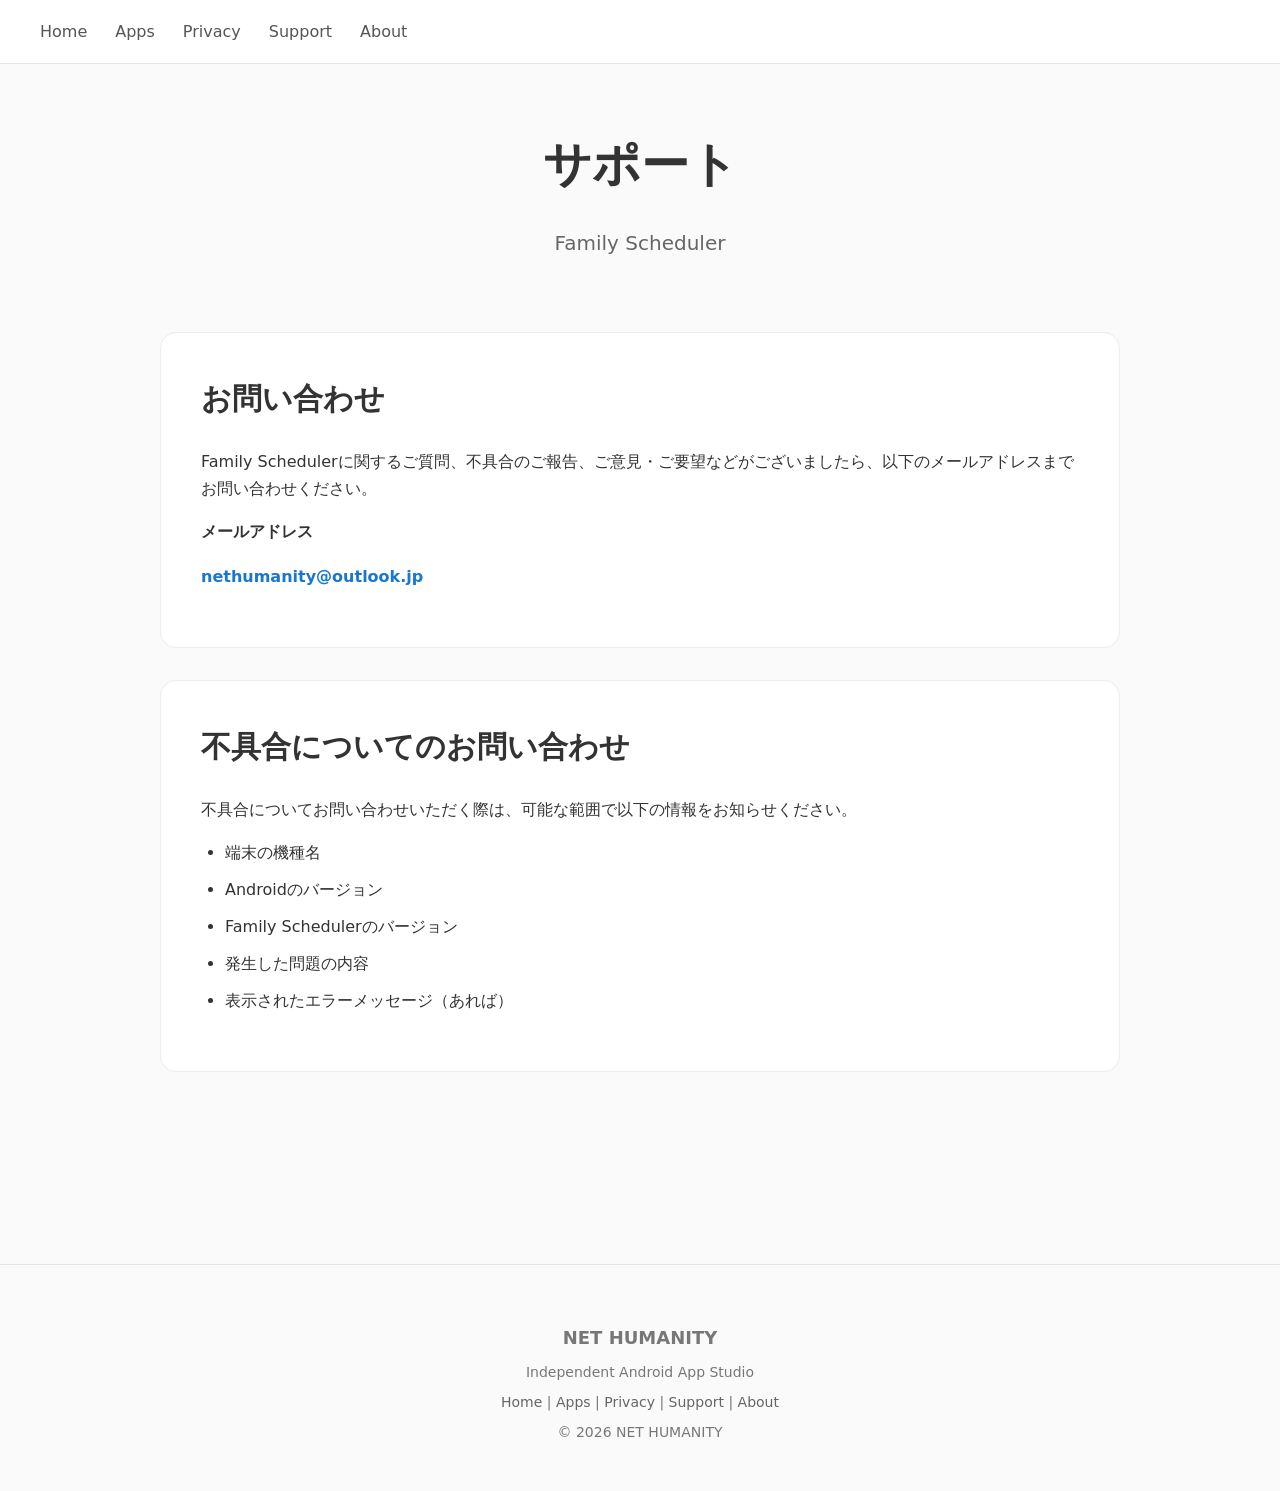
<file: support.html>
<!DOCTYPE html>
<html lang="ja">
<head>
    <meta charset="UTF-8">
    <meta name="viewport" content="width=device-width, initial-scale=1.0">

    <title>サポート | NET HUMANITY</title>

    <meta name="description"
          content="Family Schedulerのサポートページです。">

    <link rel="stylesheet" href="style.css">
</head>

<body>

<header class="site-header">
    <nav class="nav">
        <a href="index.html">Home</a>
        <a href="apps.html">Apps</a>
        <a href="privacy.html">Privacy</a>
        <a href="support.html">Support</a>
        <a href="about.html">About</a>
    </nav>
</header>

<main class="container">

    <h1>サポート</h1>

    <p class="subtitle">
        Family Scheduler
    </p>

    <div class="card">

        <h2>お問い合わせ</h2> 
        
        <p> 
            Family Schedulerに関するご質問、不具合のご報告、ご意見・ご要望などがございましたら、以下のメールアドレスまでお問い合わせください。
        </p> 
        
        <p> 
            
            <strong>メールアドレス</strong><br> 
            
            <a href="mailto:nethumanity@outlook.jp"> 
                nethumanity@outlook.jp 
            </a>
        
        </p>

    </div>

    <div class="card">

        <h2>不具合についてのお問い合わせ</h2>

        <p>
            不具合についてお問い合わせいただく際は、可能な範囲で以下の情報をお知らせください。
        </p>

        <ul>
            <li>端末の機種名</li>
            <li>Androidのバージョン</li> 
            <li>Family Schedulerのバージョン</li>
            <li>発生した問題の内容</li> 
            <li>表示されたエラーメッセージ（あれば）</li>
        </ul>

    </div>

</main>

<footer class="site-footer">

    <h3>NET HUMANITY</h3>

    <p>Independent Android App Studio</p>

    <p class="footer-links">
        <a href="index.html">Home</a> |
        <a href="apps.html">Apps</a> |
        <a href="privacy.html">Privacy</a> |
        <a href="support.html">Support</a> |
        <a href="about.html">About</a>
    </p>

    <p>&copy; 2026 NET HUMANITY</p>

</footer>

</body>
</html>
</file>
<file: style.css>
/* =====================================================
   Base
===================================================== */

body {
    margin: 0;
    font-family: system-ui, -apple-system, BlinkMacSystemFont, "Segoe UI", sans-serif;
    background: #fafafa;
    color: #333;
    line-height: 1.7;
}

/* =====================================================
   Header / Navigation
===================================================== */

.site-header {
    background: #ffffff;
    border-bottom: 1px solid #e5e5e5;
    padding: 18px 40px;
}

.nav {
    display: flex;
    gap: 28px;
    align-items: center;
}

.nav a {
    color: #555;
    text-decoration: none;
    font-weight: 500;
    transition: color .2s ease;
}

.nav a:hover {
    color: #1976d2;
}

/* =====================================================
   Layout
===================================================== */

.container,
main {
    max-width: 960px;
    margin: 0 auto;
    padding: 60px 24px;
}

/* =====================================================
   Typography
===================================================== */

h1 {
    text-align: center;
    font-size: 48px;
    font-weight: 700;
    margin: 0 0 16px;
}

.subtitle {
    text-align: center;
    font-size: 20px;
    color: #666;
    margin-bottom: 72px;
}

h2 {
    font-size: 30px;
    font-weight: 600;
    margin-top: 72px;
    margin-bottom: 24px;
    border-bottom: 1px solid #ececec;
    padding-bottom: 12px;
}

/* =====================================================
   Card
===================================================== */

.card {
    background: #fff;
    border: 1px solid #ececec;
    border-radius: 16px;
    padding: 40px;
    margin-bottom: 32px;
}

.card h2 {
    margin-top: 0;
    border: none;
    padding-bottom: 0;
}

.card a {
    display: inline-block;
    margin-top: 18px;
    color: #1976d2;
    font-weight: 600;
    text-decoration: none;
}

.card a:hover {
    text-decoration: underline;
}

/* =====================================================
   Hero
===================================================== */

.hero {
    text-align: center;
}

/* =====================================================
   Button
===================================================== */

.button {
    display: inline-block;
    margin-top: 24px;
    padding: 14px 28px;
    background: #1976d2;
    color: white;
    text-decoration: none;
    border-radius: 10px;
    font-weight: 600;
    transition: background .2s ease;
}

.button:hover {
    background: #1565c0;
}

/* =====================================================
   Screenshots
===================================================== */

.screenshots {
    display: grid;
    grid-template-columns: repeat(auto-fit, minmax(220px, 1fr));
    gap: 24px;
    margin-top: 32px;
}

.screenshots img {
    width: 100%;
    border-radius: 14px;
    border: 1px solid #ddd;
}

/* =====================================================
   Lists
===================================================== */

ul {
    padding-left: 24px;
}

li {
    margin-bottom: 10px;
}

/* =====================================================
   Footer
===================================================== */

.site-footer {
    margin-top: 100px;
    padding: 40px 24px;
    border-top: 1px solid #e5e5e5;
    text-align: center;
    color: #777;
    font-size: 14px;
}

.site-footer h3 {
    margin-bottom: 8px;
    font-size: 18px;
}

.site-footer p {
    margin: 6px 0;
}

.footer-links {
    margin: 18px 0;
}

.footer-links a {
    color: #666;
    text-decoration: none;
}

.footer-links a:hover {
    color: #1976d2;
}

/* =====================================================
   Responsive
===================================================== */

@media (max-width: 768px) {

    .site-header {
        padding: 18px 20px;
    }

    .nav {
        gap: 16px;
        flex-wrap: wrap;
    }

    h1 {
        font-size: 36px;
    }

    h2 {
        font-size: 26px;
    }

    .card {
        padding: 28px;
    }

    .container,
    main {
        padding: 40px 20px;
    }
}
</file>
